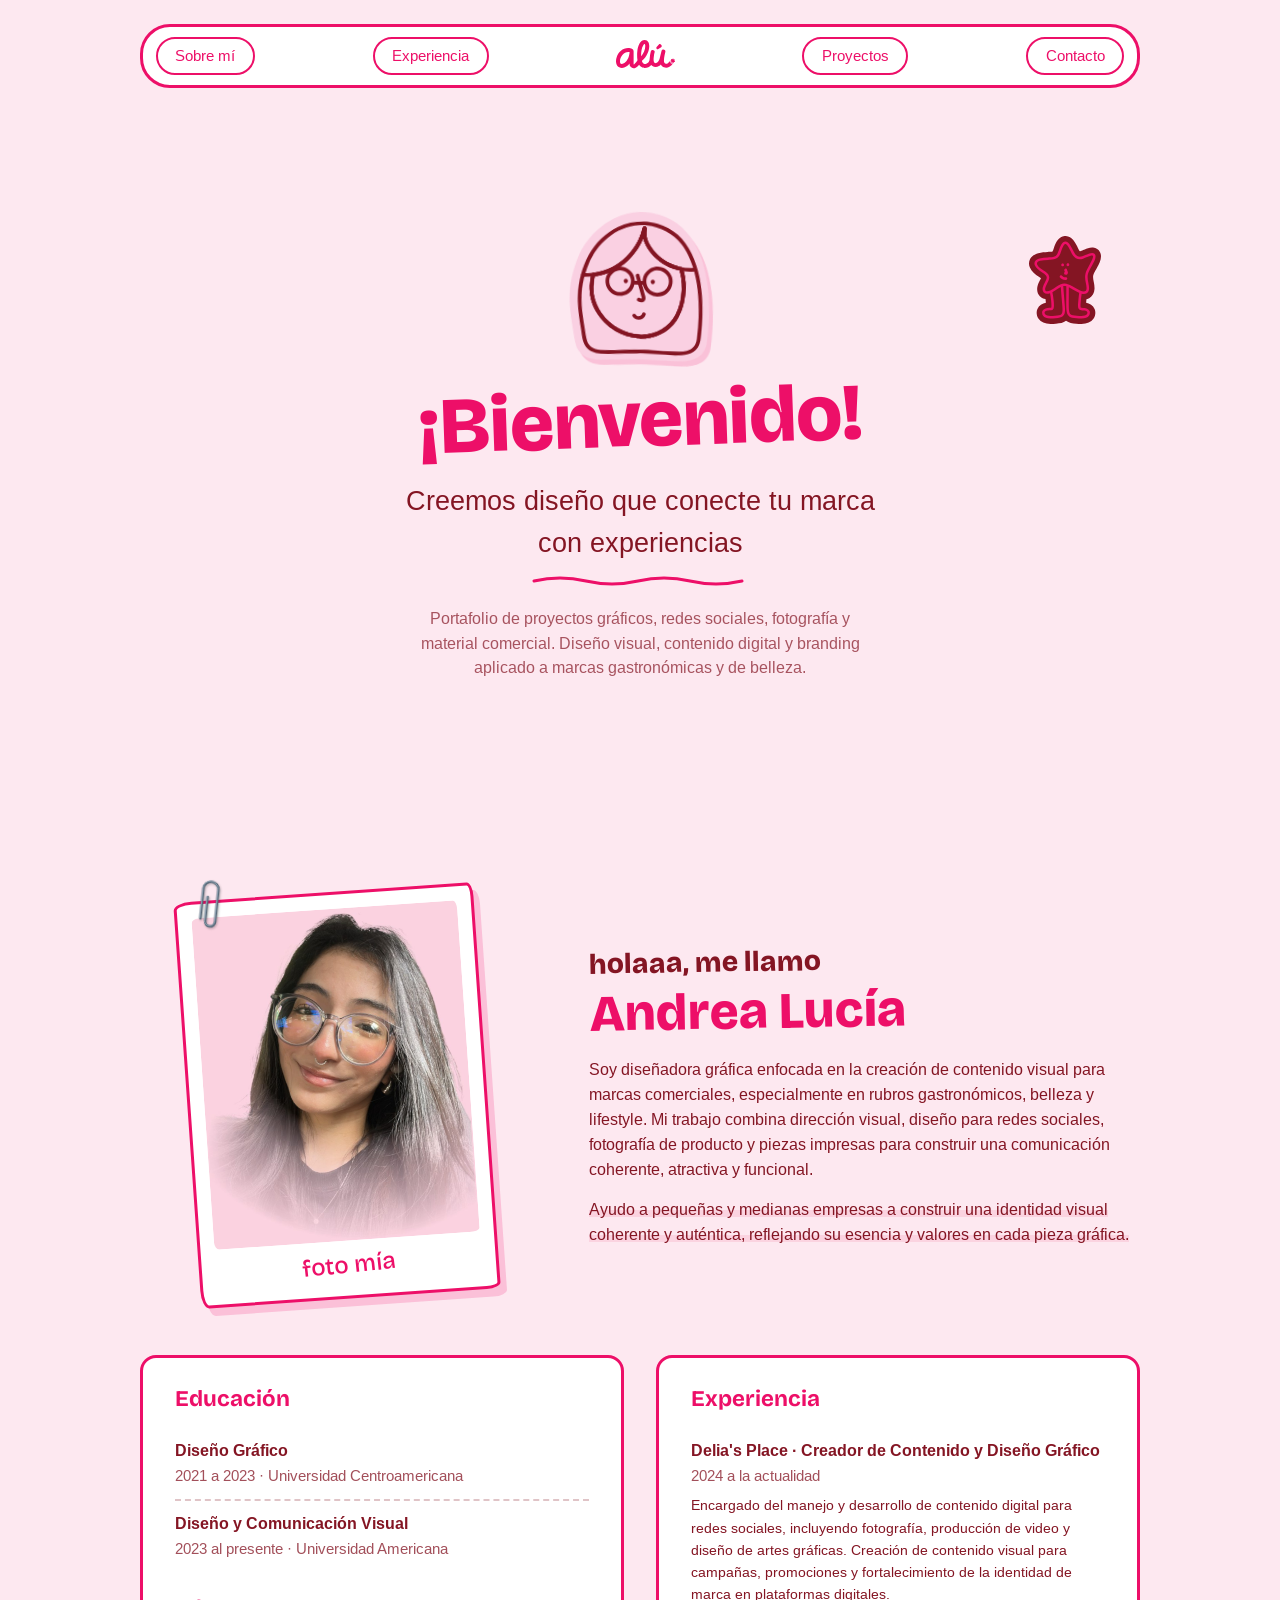
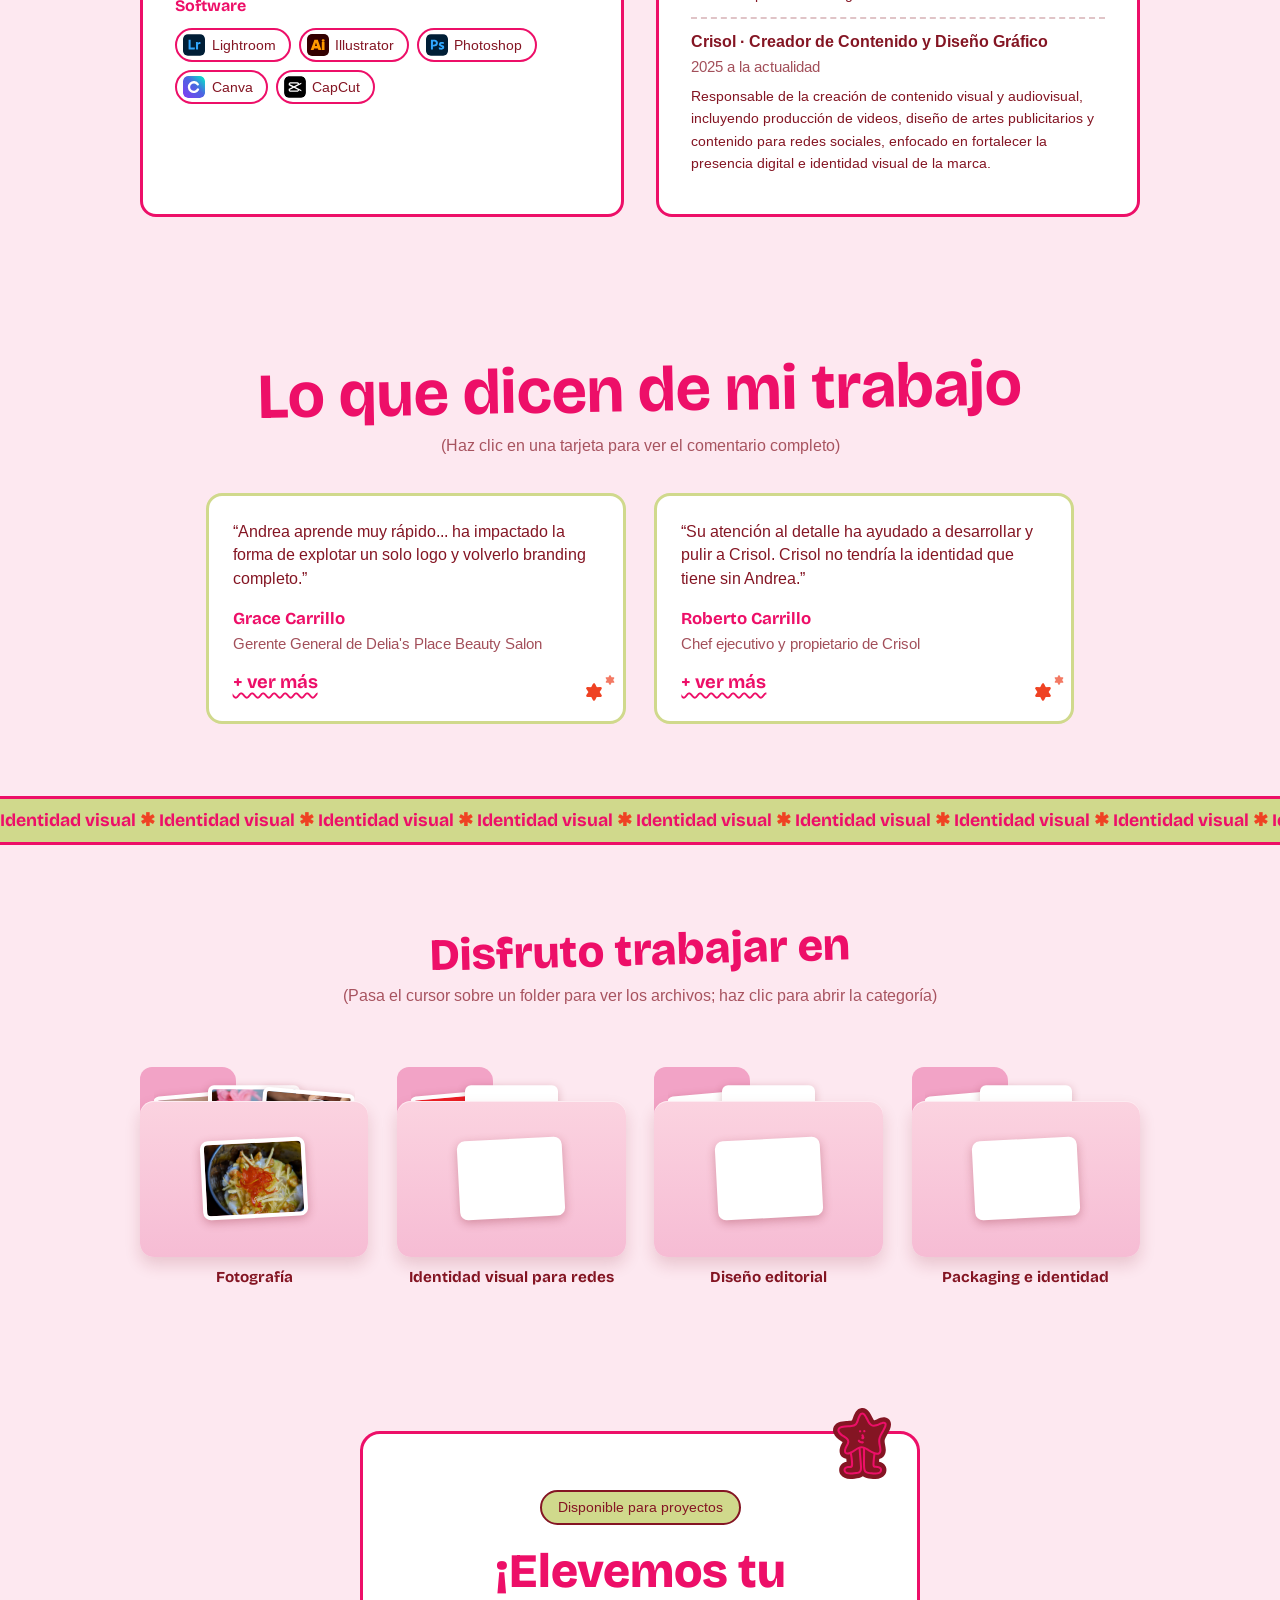
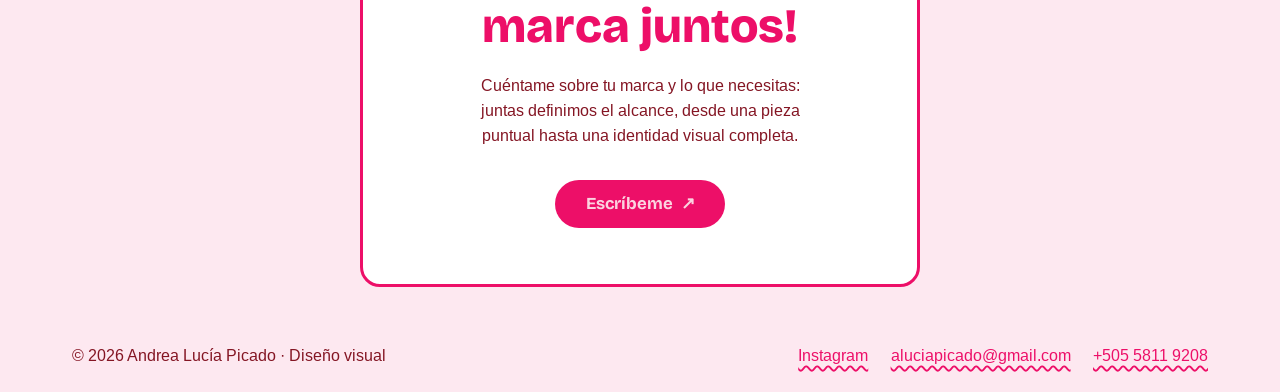
<file: index.html>
<!DOCTYPE html>
<html lang="es">
<head>
  <meta charset="UTF-8">
  <meta name="viewport" content="width=device-width, initial-scale=1.0">
  <title>Andrea Lucía · Diseño gráfico y contenido visual</title>
  <meta name="description" content="Portafolio de proyectos gráficos, redes sociales, fotografía y material comercial. Diseño visual.">
  <meta property="og:type" content="website">
  <meta property="og:title" content="Andrea Lucía · Diseño gráfico y contenido visual">
  <meta property="og:description" content="Portafolio de proyectos gráficos, redes sociales, fotografía y material comercial. Diseño visual.">
  <meta property="og:locale" content="es_ES">
  <!-- al publicar, cambiar por la URL absoluta del sitio, p. ej. https://usuario.github.io/repo/assets/og-alu.png -->
  <meta property="og:image" content="assets/og-alu.png">
  <meta property="og:image:width" content="1200">
  <meta property="og:image:height" content="630">
  <meta name="twitter:card" content="summary_large_image">
  <link rel="icon" href="assets/mascota-alu.svg" type="image/svg+xml">
  <link rel="preconnect" href="https://fonts.googleapis.com">
  <link rel="preconnect" href="https://fonts.gstatic.com" crossorigin>
  <link href="https://fonts.googleapis.com/css2?family=Arimo:wght@400;500;700&family=Bricolage+Grotesque:opsz,wght@12..96,400..800&display=swap" rel="stylesheet">
  <link rel="stylesheet" href="styles.css?v=14">
</head>
<body>

  <!-- 1. Inicio -->
  <header class="hero" id="inicio">
    <nav class="nav">
      <a href="#sobre-mi">Sobre mí</a>
      <a href="#experiencia">Experiencia</a>
      <a class="nav-logo" href="#inicio"><img src="assets/logo-alu.svg" alt="alú"></a>
      <a href="#proyectos">Proyectos</a>
      <a href="#contacto">Contacto</a>
    </nav>

    <div class="hero-content">
      <div class="hero-avatar">
        <img src="assets/mascota-alu.svg" alt="Mascota de alú: chica con lentes" width="140">
      </div>
      <h1>¡Bienvenido!</h1>
      <img class="hero-star" src="assets/estrella-alu.svg" alt="" aria-hidden="true">
      <p class="hero-sub">Creemos diseño que conecte tu marca con experiencias</p>
      <svg class="doodle-underline" viewBox="0 0 220 14" aria-hidden="true">
        <path d="M4 8 Q30 2 56 8 T108 8 T160 8 T212 8" fill="none" stroke="var(--magenta)" stroke-width="3" stroke-linecap="round"/>
      </svg>
      <p class="hero-tag">Portafolio de proyectos gráficos, redes sociales, fotografía y material comercial.
      Diseño visual, contenido digital y branding aplicado a marcas gastronómicas y de belleza.</p>
    </div>
  </header>

  <!-- 2. Sobre mí -->
  <section class="about" id="sobre-mi">
    <div class="about-inner">
      <div class="about-photo">
        <figure class="polaroid">
          <svg class="paperclip" viewBox="0 0 24 60" aria-hidden="true">
            <path d="M8 20 V44 a5 5 0 0 0 10 0 V12 a7.5 7.5 0 0 0 -15 0 V42"
                  fill="none" stroke="#5a6b7a" stroke-width="2.6" stroke-linecap="round"/>
            <path d="M8 20 V44 a5 5 0 0 0 10 0 V12 a7.5 7.5 0 0 0 -15 0 V42"
                  fill="none" stroke="#8fa3b3" stroke-width="1" stroke-linecap="round"
                  transform="translate(-0.6,-0.6)"/>
          </svg>
          <img src="assets/andrea.jpg" alt="Retrato de Andrea Lucía"
               onerror="this.style.display='none'; this.parentElement.classList.add('photo-missing')">
          <figcaption>foto mía</figcaption>
        </figure>
      </div>
      <div class="about-text">
        <h2><span class="about-hello">holaaa, me llamo</span> Andrea Lucía</h2>
        <p>
          Soy diseñadora gráfica enfocada en la creación de contenido visual para
          marcas comerciales, especialmente en rubros gastronómicos, belleza y
          lifestyle. Mi trabajo combina dirección visual, diseño para redes sociales,
          fotografía de producto y piezas impresas para construir una comunicación
          coherente, atractiva y funcional.
        </p>
        <p class="about-strong">
          Ayudo a pequeñas y medianas empresas a construir una identidad visual
          coherente y auténtica, reflejando su esencia y valores en cada pieza gráfica.
        </p>
      </div>
    </div>

    <div class="edu-exp">
      <div class="edu">
        <h3>Educación</h3>
        <ul>
          <li><strong>Diseño Gráfico</strong><span>2021 a 2023 · Universidad Centroamericana</span></li>
          <li><strong>Diseño y Comunicación Visual</strong><span>2023 al presente · Universidad Americana</span></li>
        </ul>
        <div class="software">
          <h4>Software</h4>
          <ul>
            <li><img class="sw-icon" src="assets/icons/lightroom.svg" alt=""> Lightroom</li>
            <li><img class="sw-icon" src="assets/icons/illustrator.svg" alt=""> Illustrator</li>
            <li><img class="sw-icon" src="assets/icons/photoshop.svg" alt=""> Photoshop</li>
            <li><img class="sw-icon" src="assets/icons/canva-icon.svg" alt=""> Canva</li>
            <li><img class="sw-icon" src="assets/icons/capcut-icon.svg" alt=""> CapCut</li>
          </ul>
        </div>
      </div>
      <div class="exp" id="experiencia">
        <h3>Experiencia</h3>
        <ul>
          <li>
            <strong>Delia's Place · Creador de Contenido y Diseño Gráfico</strong>
            <span>2024 a la actualidad</span>
            <p>Encargado del manejo y desarrollo de contenido digital para redes sociales,
               incluyendo fotografía, producción de video y diseño de artes gráficas.
               Creación de contenido visual para campañas, promociones y fortalecimiento
               de la identidad de marca en plataformas digitales.</p>
          </li>
          <li>
            <strong>Crisol · Creador de Contenido y Diseño Gráfico</strong>
            <span>2025 a la actualidad</span>
            <p>Responsable de la creación de contenido visual y audiovisual, incluyendo
               producción de videos, diseño de artes publicitarios y contenido para redes
               sociales, enfocado en fortalecer la presencia digital e identidad visual
               de la marca.</p>
          </li>
        </ul>
      </div>
    </div>
  </section>

  <!-- 3. Testimonios reales -->
  <section class="testimonials-section">
    <h2>Lo que dicen de mi trabajo</h2>
    <p class="section-hint">(Haz clic en una tarjeta para ver el comentario completo)</p>
    <div class="testimonials" id="testimonios">
      <article class="testimonial-card">
        <button class="testimonial-toggle" aria-expanded="false" aria-controls="detalle-grace">
          <p>“Andrea aprende muy rápido... ha impactado la forma de explotar un solo
             logo y volverlo branding completo.”</p>
          <footer><strong>Grace Carrillo</strong><span>Gerente General de Delia's Place Beauty Salon</span></footer>
          <span class="sparkle" aria-hidden="true"></span>
        </button>
        <div class="testimonial-details" id="detalle-grace">
          <div class="details-inner">
            <p>
              “Andrea aprende muy rápido y la forma en la que ha adaptado los pocos
              recuerdos que tenía la marca ha ido impactando la forma de explotar un
              solo logo y volverlo branding completo.”
            </p>
            <dl>
              <div><dt>Proyecto</dt><dd>Delia's Place · Branding, packaging y piezas comerciales</dd></div>
            </dl>
          </div>
        </div>
      </article>
      <article class="testimonial-card">
        <button class="testimonial-toggle" aria-expanded="false" aria-controls="detalle-roberto">
          <p>“Su atención al detalle ha ayudado a desarrollar y pulir a Crisol.
             Crisol no tendría la identidad que tiene sin Andrea.”</p>
          <footer><strong>Roberto Carrillo</strong><span>Chef ejecutivo y propietario de Crisol</span></footer>
          <span class="sparkle" aria-hidden="true"></span>
        </button>
        <div class="testimonial-details" id="detalle-roberto">
          <div class="details-inner">
            <p>
              “Andrea ha sido un elemento clave para el desarrollo de Crisol Taquería
              Urbana, su atención al detalle ha ayudado a desarrollarla y pulirla. Su
              creatividad siempre ha brillado y se ha hecho notar a través de su
              trabajo. Crisol no tendría la identidad que tiene sin Andrea.”
            </p>
            <dl>
              <div><dt>Proyecto</dt><dd>Crisol Taquería Urbana · Fotografía gastronómica y diseño de menú</dd></div>
            </dl>
          </div>
        </div>
      </article>
    </div>
  </section>

  <!-- Marquee -->
  <div class="marquee" aria-hidden="true">
    <div class="marquee-track">
      <span>Identidad visual <i>✱</i> Identidad visual <i>✱</i> Identidad visual <i>✱</i> Identidad visual <i>✱</i> Identidad visual <i>✱</i> Identidad visual <i>✱</i> Identidad visual <i>✱</i> Identidad visual <i>✱</i> Identidad visual <i>✱</i> Identidad visual <i>✱</i> Identidad visual <i>✱</i> Identidad visual <i>✱</i> Identidad visual <i>✱</i> Identidad visual <i>✱</i> </span>
      <span>Identidad visual <i>✱</i> Identidad visual <i>✱</i> Identidad visual <i>✱</i> Identidad visual <i>✱</i> Identidad visual <i>✱</i> Identidad visual <i>✱</i> Identidad visual <i>✱</i> Identidad visual <i>✱</i> Identidad visual <i>✱</i> Identidad visual <i>✱</i> Identidad visual <i>✱</i> Identidad visual <i>✱</i> Identidad visual <i>✱</i> Identidad visual <i>✱</i> </span>
    </div>
  </div>

  <!-- 5. Proyectos -->
  <section class="projects" id="proyectos">
    <h2>Disfruto trabajar en</h2>
    <p class="section-hint">(Pasa el cursor sobre un folder para ver los archivos; haz clic para abrir la categoría)</p>
    <div class="folders-grid">
      <a class="folder" href="proyectos/crisol.html">
        <div class="folder-art" aria-hidden="true">
          <span class="folder-tab"></span>
        <div class="folder-papers" aria-hidden="true">
          <img src="assets/crisol/crisol-1.jpg" alt="" loading="lazy" decoding="async">
          <img src="assets/crisol/crisol-4.jpg" alt="" loading="lazy" decoding="async">
          <img src="assets/crisol/crisol-8.jpg" alt="" loading="lazy" decoding="async">
        </div>
        <span class="folder-front" aria-hidden="true"></span>
        <img class="folder-cover" src="assets/proyecto-crisol.jpg" alt="" loading="lazy" decoding="async">
        </div>
        <span class="folder-label">Fotografía</span>
      </a>
      <a class="folder" href="proyectos/delias.html">
        <div class="folder-art" aria-hidden="true">
          <span class="folder-tab"></span>
        <div class="folder-papers" aria-hidden="true">
          <img src="assets/delias/delias-5.jpg" alt="" loading="lazy" decoding="async">
          <img src="assets/crisol/crisol-6.jpg" alt="" loading="lazy" decoding="async">
        </div>
        <span class="folder-front" aria-hidden="true"></span>
        <img class="folder-cover" src="assets/delias/delias-4.jpg" alt="" loading="lazy" decoding="async">
        </div>
        <span class="folder-label">Identidad visual para redes</span>
      </a>
      <a class="folder" href="proyectos/crisol.html">
        <div class="folder-art" aria-hidden="true">
          <span class="folder-tab"></span>
        <div class="folder-papers" aria-hidden="true">
          <img src="assets/crisol/menu-2.jpg" alt="" loading="lazy" decoding="async">
          <img src="assets/delias/delias-1.jpg" alt="" loading="lazy" decoding="async">
        </div>
        <span class="folder-front" aria-hidden="true"></span>
        <img class="folder-cover" src="assets/crisol/menu-1.jpg" alt="" loading="lazy" decoding="async">
        </div>
        <span class="folder-label">Diseño editorial</span>
      </a>
      <a class="folder" href="proyectos/delias.html">
        <div class="folder-art" aria-hidden="true">
          <span class="folder-tab"></span>
        <div class="folder-papers" aria-hidden="true">
          <img src="assets/delias/delias-2.jpg" alt="" loading="lazy" decoding="async">
          <img src="assets/delias/delias-3.jpg" alt="" loading="lazy" decoding="async">
        </div>
        <span class="folder-front" aria-hidden="true"></span>
        <img class="folder-cover" src="assets/proyecto-delias.jpg" alt="" loading="lazy" decoding="async">
        </div>
        <span class="folder-label">Packaging e identidad</span>
      </a>
    </div>
  </section>

  <!-- 6. CTA -->
  <section class="cta" id="contacto">
    <div class="cta-card">
      <img class="cta-star" src="assets/estrella-alu.svg" alt="" aria-hidden="true">
      <span class="cta-pill">Disponible para proyectos</span>
      <h2>¡Elevemos tu<br>marca juntos!</h2>
      <p>
        Cuéntame sobre tu marca y lo que necesitas: juntas definimos el alcance,
        desde una pieza puntual hasta una identidad visual completa.
      </p>
      <a class="cta-button" href="mailto:aluciapicado@gmail.com">Escríbeme <span aria-hidden="true">↗</span></a>
    </div>
    <footer class="footer">
      <p>© 2026 Andrea Lucía Picado · Diseño visual</p>
      <div class="footer-links">
        <a href="https://www.instagram.com/aluvisualdesign" target="_blank" rel="noopener">Instagram</a>
        <a href="mailto:aluciapicado@gmail.com">aluciapicado@gmail.com</a>
        <a href="https://wa.me/50558119208" target="_blank" rel="noopener">+505 5811 9208</a>
      </div>
    </footer>
  </section>

  <script src="script.js?v=14"></script>
</body>
</html>
</file>
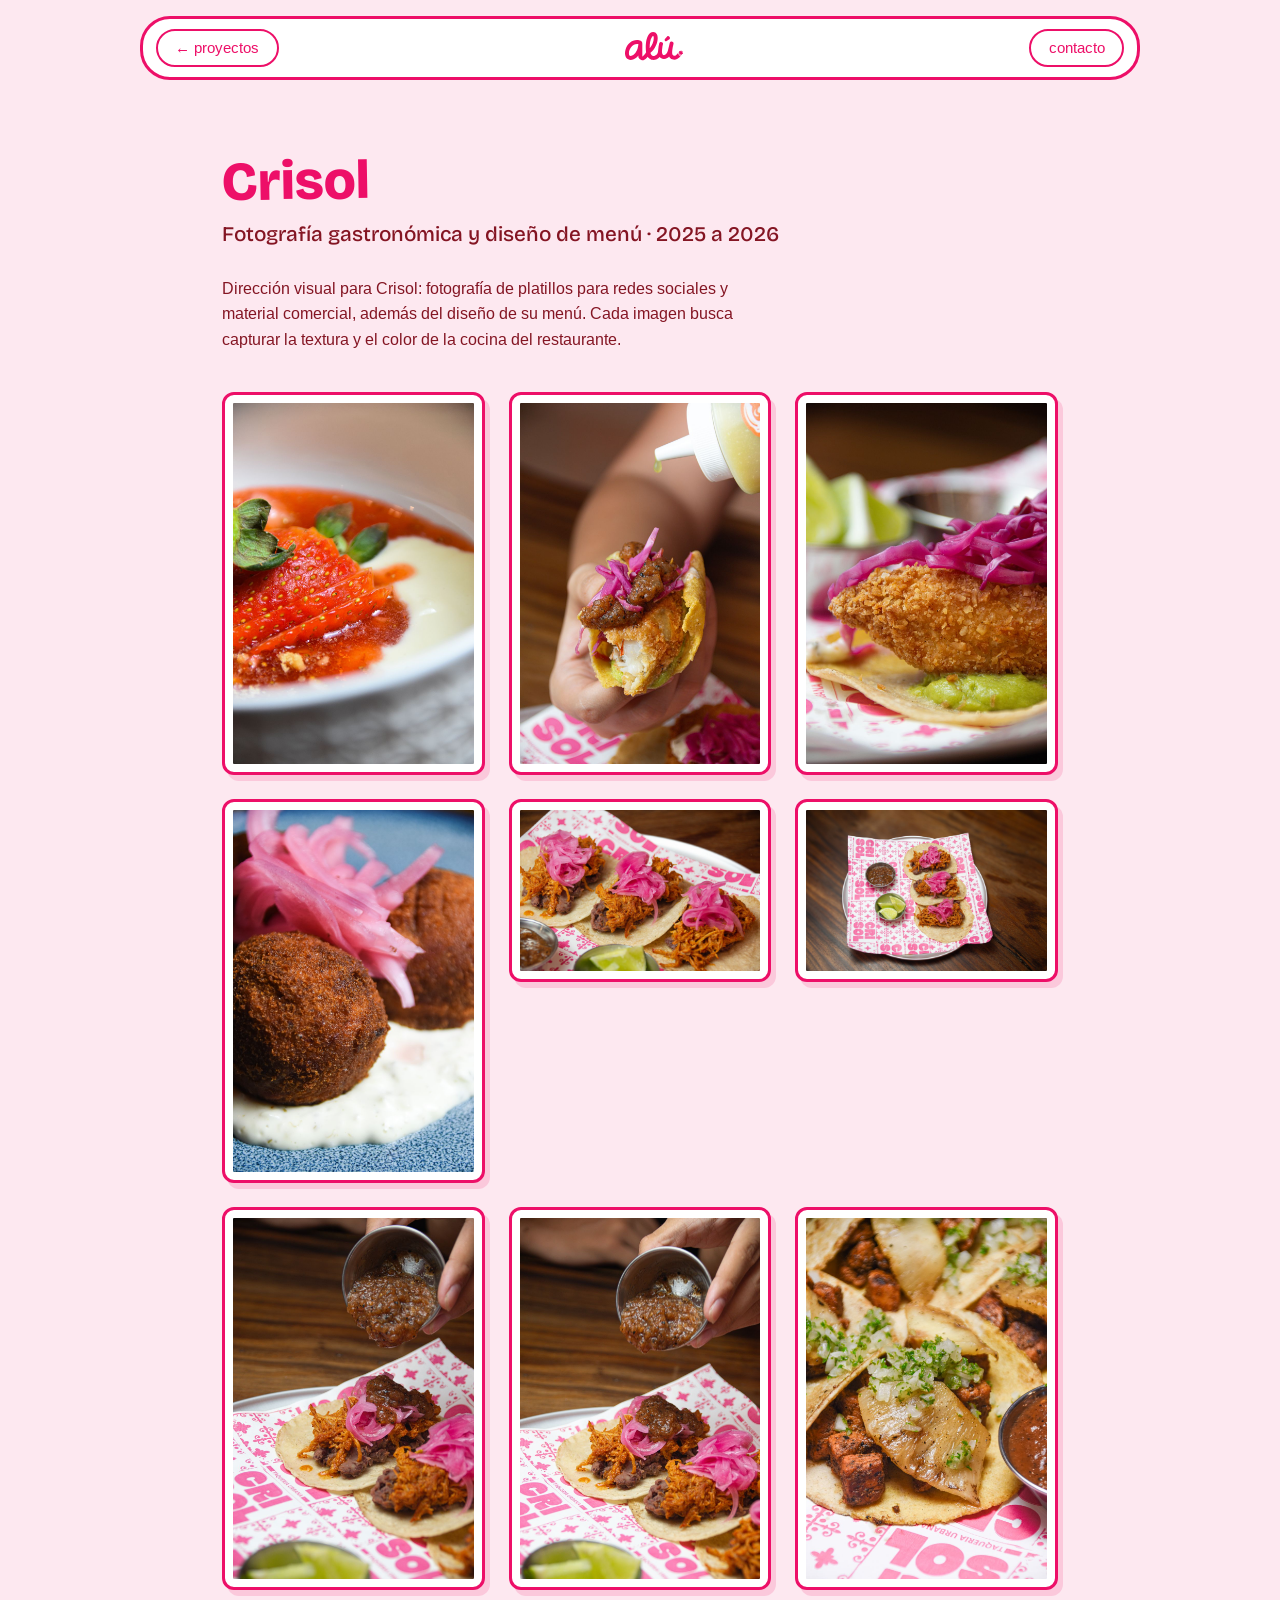
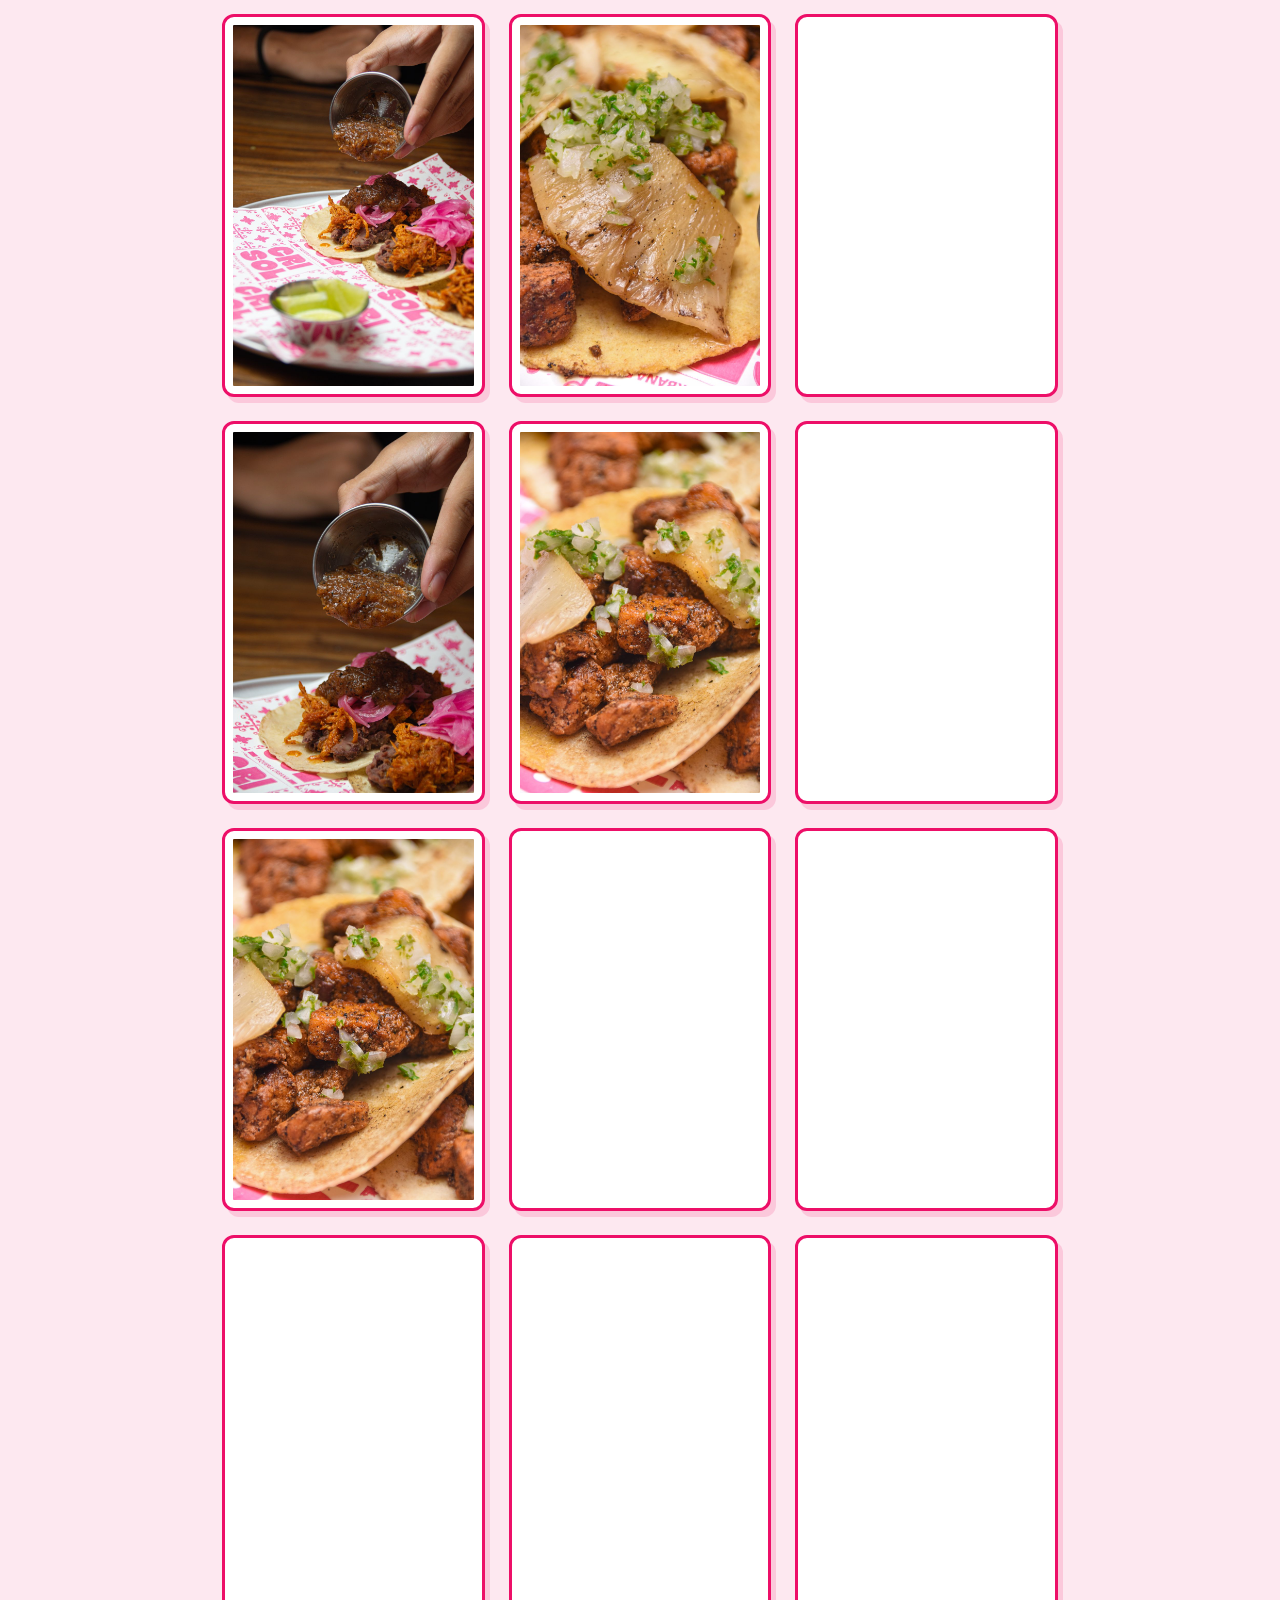
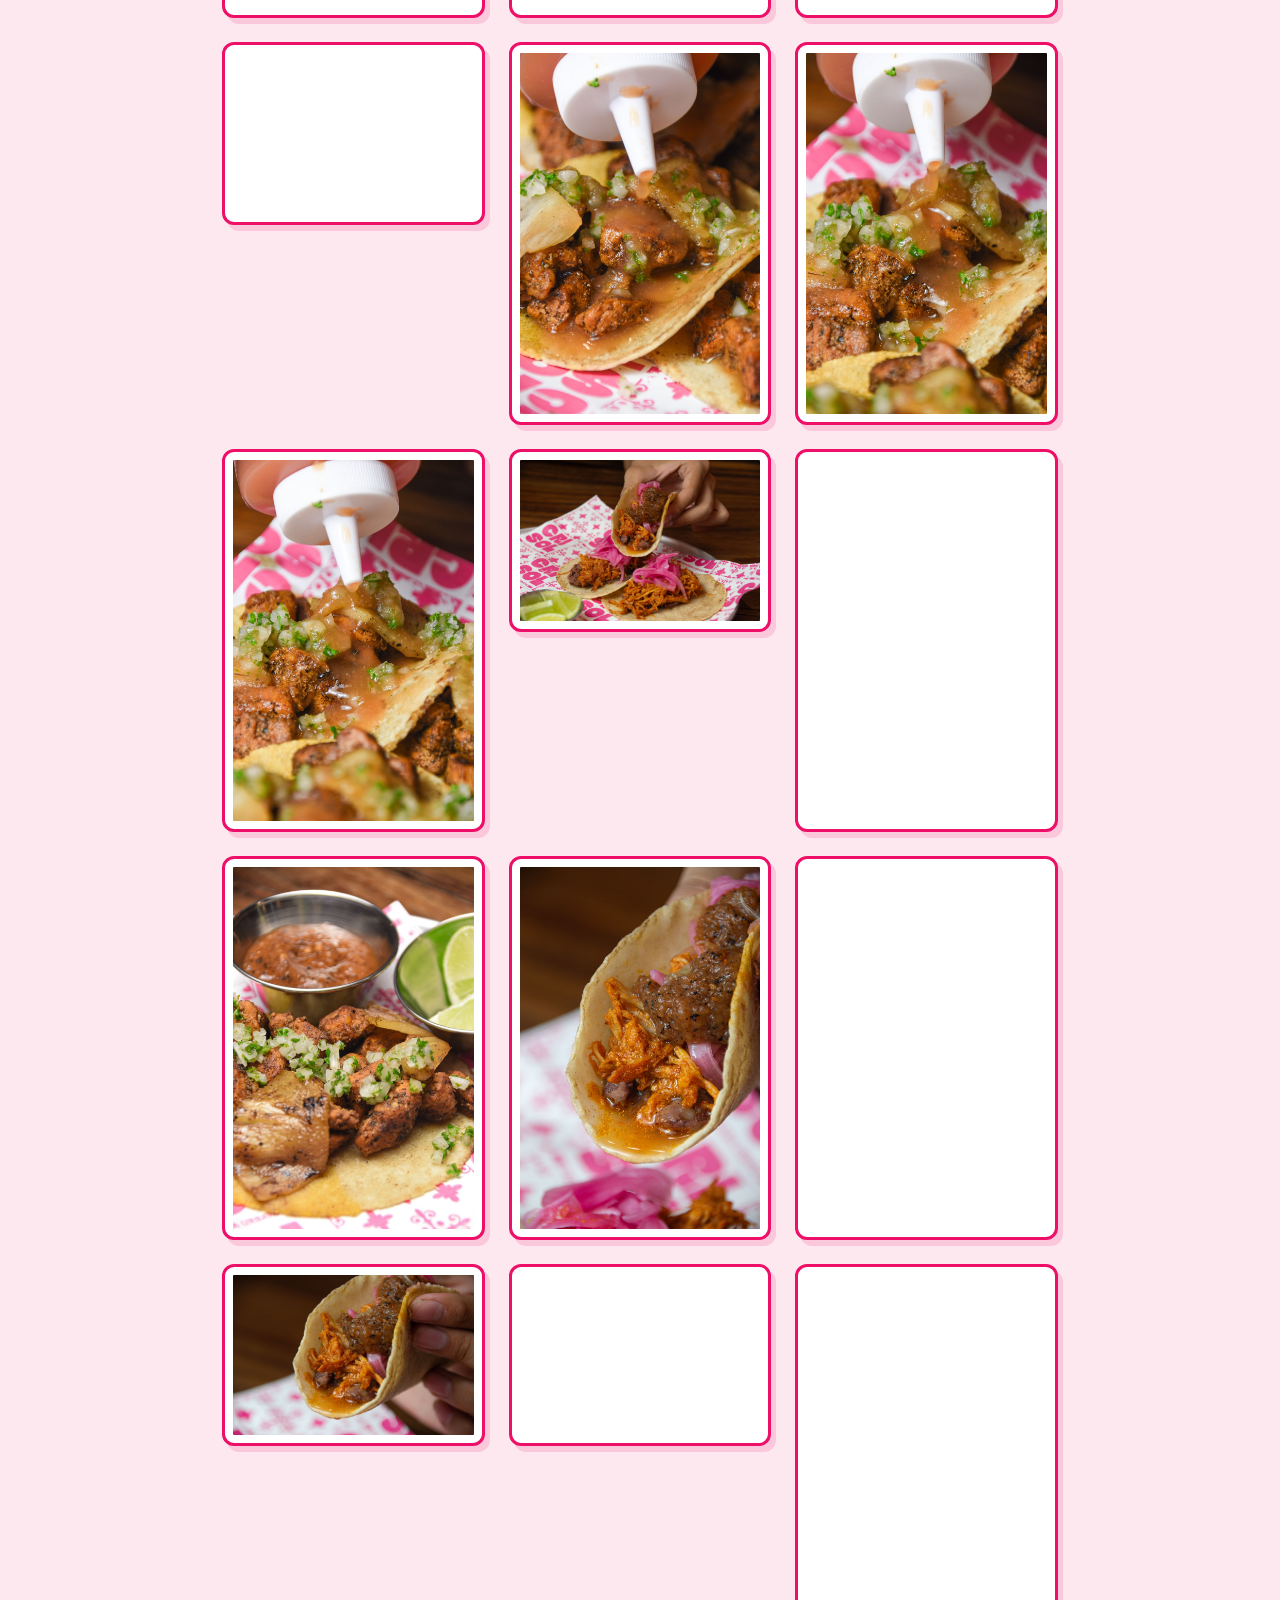
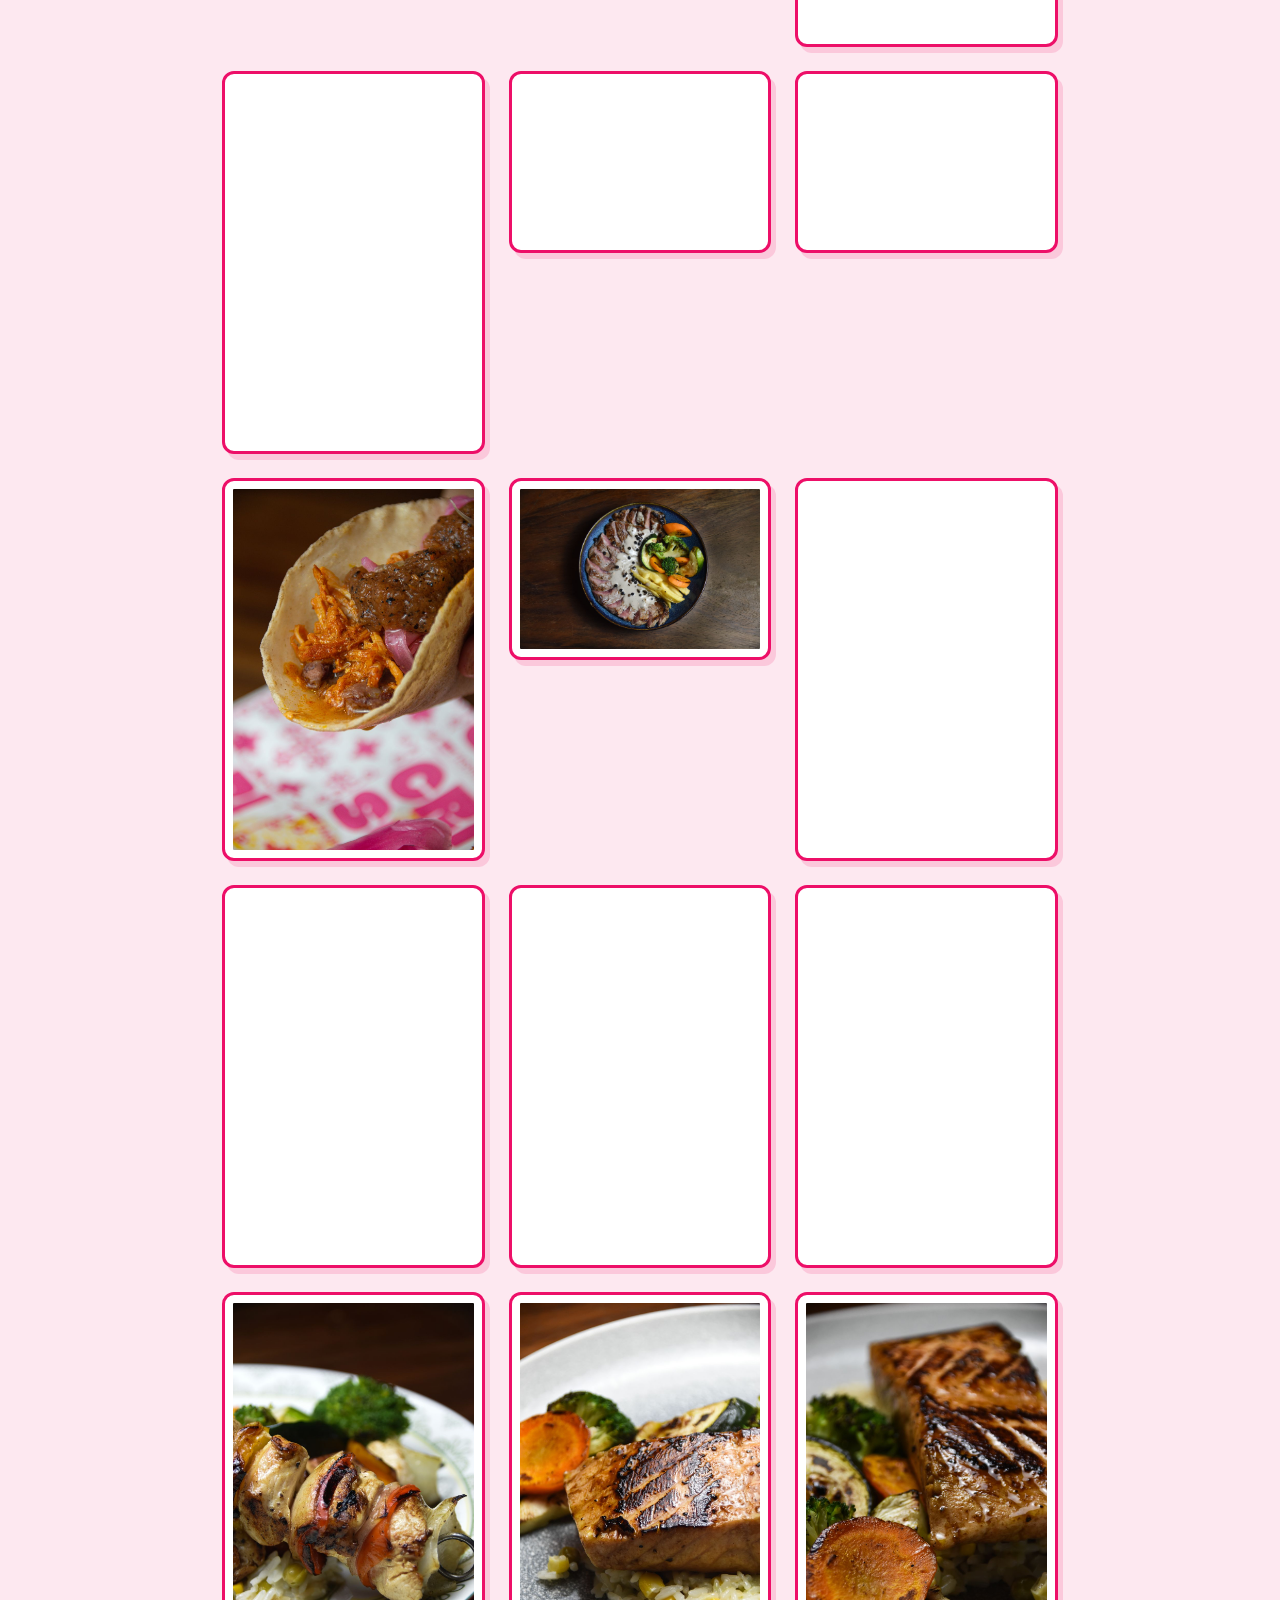
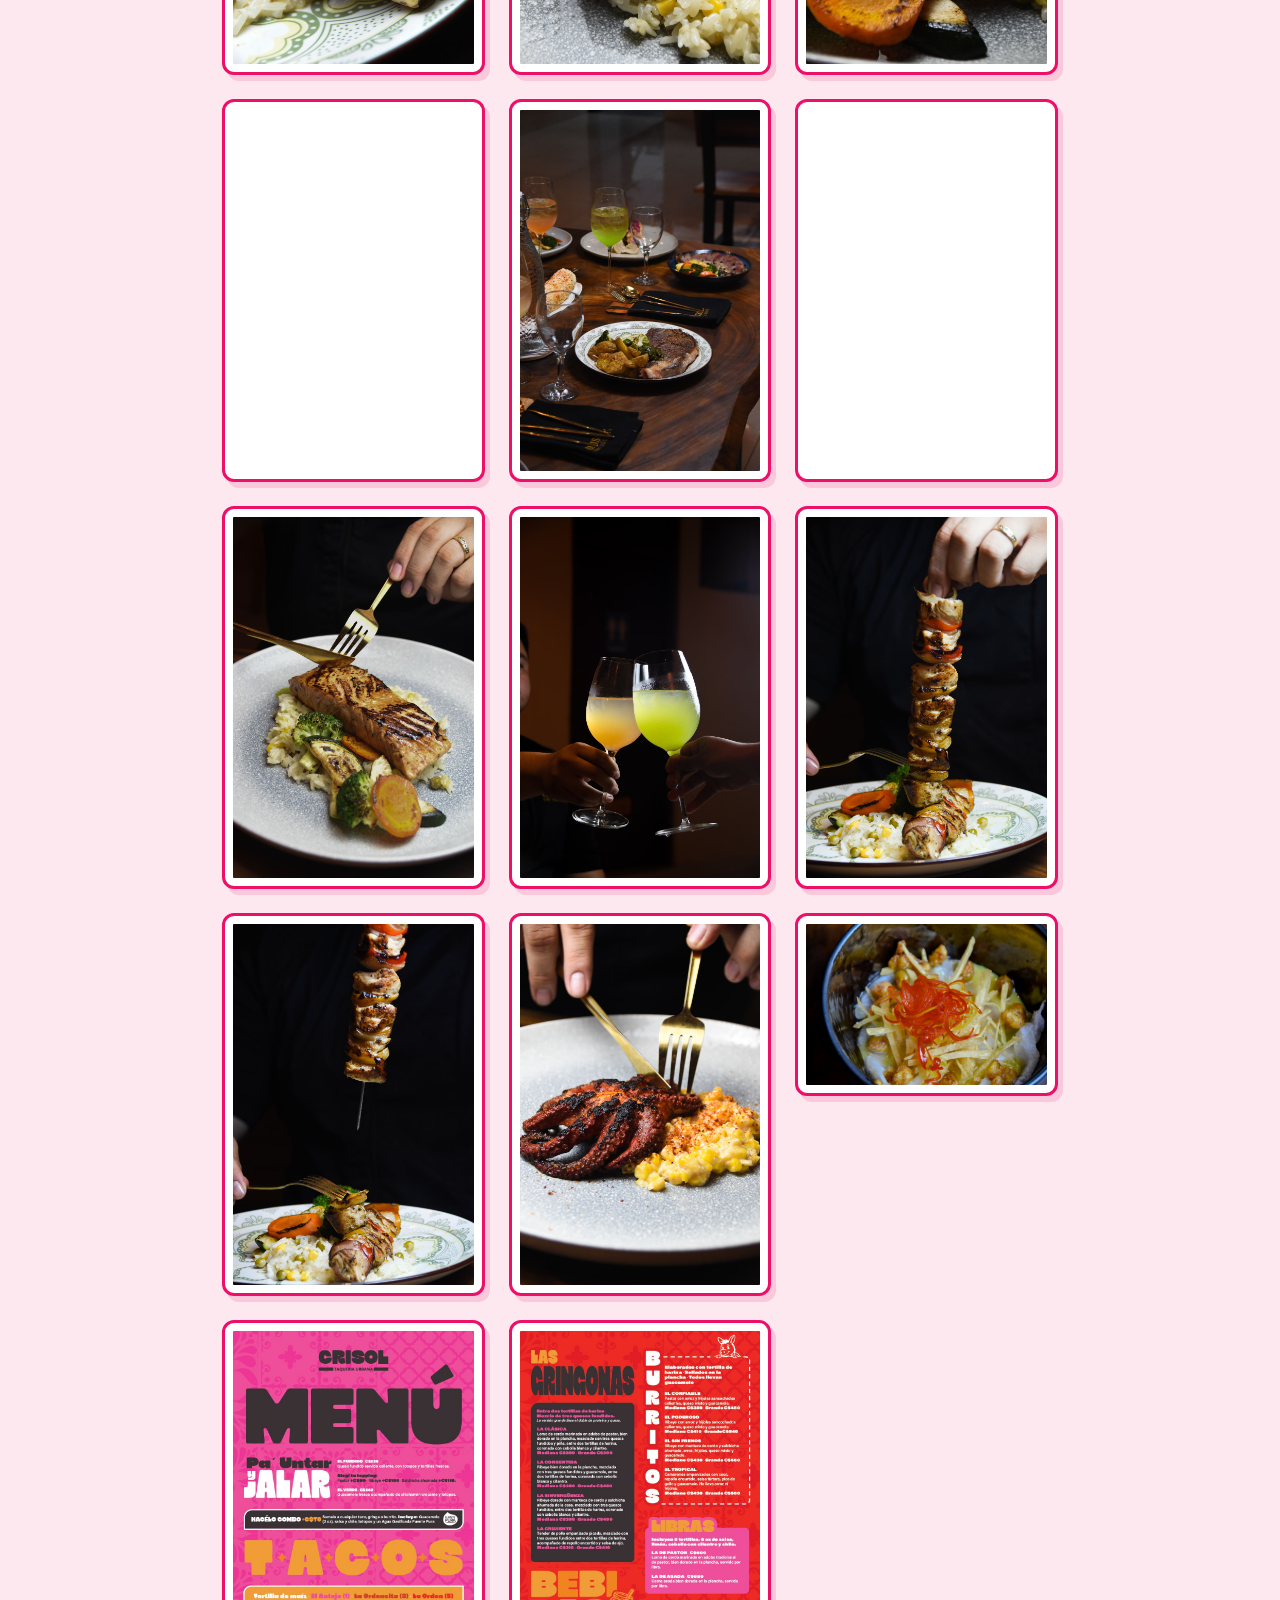
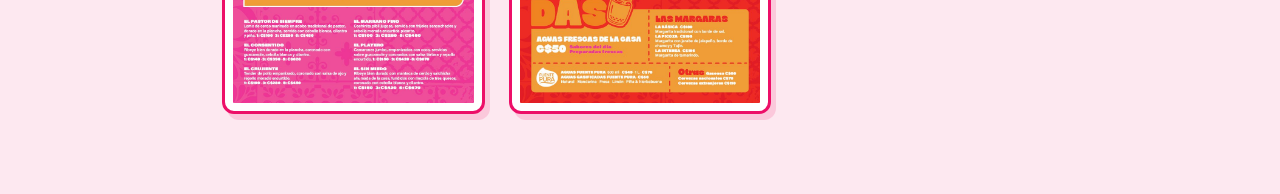
<file: proyectos/crisol.html>
<!DOCTYPE html>
<html lang="es">
<head>
  <meta charset="UTF-8">
  <meta name="viewport" content="width=device-width, initial-scale=1.0">
  <title>Crisol · Andrea Lucía</title>
  <link rel="icon" href="../assets/mascota-alu.svg" type="image/svg+xml">
  <link rel="preconnect" href="https://fonts.googleapis.com">
  <link rel="preconnect" href="https://fonts.gstatic.com" crossorigin>
  <link href="https://fonts.googleapis.com/css2?family=Arimo:wght@400;500;700&family=Bricolage+Grotesque:opsz,wght@12..96,400..800&display=swap" rel="stylesheet">
  <link rel="stylesheet" href="../styles.css?v=14">
  <link rel="stylesheet" href="proyecto.css?v=14">
</head>
<body class="project-page">
  <nav class="nav">
    <a href="../index.html#proyectos">← proyectos</a>
    <a class="nav-logo" href="../index.html"><img src="../assets/logo-alu.svg" alt="alú"></a>
    <a href="../index.html#contacto">contacto</a>
  </nav>
  <main class="project-detail">
    <h1>Crisol</h1>
    <p class="project-meta">Fotografía gastronómica y diseño de menú · 2025 a 2026</p>
    <p class="project-desc">
      Dirección visual para Crisol: fotografía de platillos para redes sociales
      y material comercial, además del diseño de su menú. Cada imagen busca
      capturar la textura y el color de la cocina del restaurante.
    </p>
    <div class="project-gallery">
      <img src="../assets/crisol/crisol-1.jpg" alt="Fotografía gastronómica de Crisol" loading="lazy" decoding="async">
      <img src="../assets/crisol/crisol-2.jpg" alt="Fotografía gastronómica de Crisol" loading="lazy" decoding="async">
      <img src="../assets/crisol/crisol-3.jpg" alt="Fotografía gastronómica de Crisol" loading="lazy" decoding="async">
      <img src="../assets/crisol/crisol-4.jpg" alt="Fotografía gastronómica de Crisol" loading="lazy" decoding="async">
      <img src="../assets/crisol/crisol-5.jpg" alt="Fotografía gastronómica de Crisol" loading="lazy" decoding="async">
      <img src="../assets/crisol/crisol-6.jpg" alt="Fotografía gastronómica de Crisol" loading="lazy" decoding="async">
      <img src="../assets/crisol/crisol-7.jpg" alt="Fotografía gastronómica de Crisol" loading="lazy" decoding="async">
      <img src="../assets/crisol/crisol-8.jpg" alt="Fotografía gastronómica de Crisol" loading="lazy" decoding="async">
      <img src="../assets/crisol/crisol-9.jpg" alt="Fotografía gastronómica de Crisol" loading="lazy" decoding="async">
      <img src="../assets/crisol/crisol-10.jpg" alt="Fotografía gastronómica de Crisol" loading="lazy" decoding="async">
      <img src="../assets/crisol/crisol-11.jpg" alt="Fotografía gastronómica de Crisol" loading="lazy" decoding="async">
      <img src="../assets/crisol/crisol-12.jpg" alt="Fotografía gastronómica de Crisol" loading="lazy" decoding="async">
      <img src="../assets/crisol/crisol-13.jpg" alt="Fotografía gastronómica de Crisol" loading="lazy" decoding="async">
      <img src="../assets/crisol/crisol-14.jpg" alt="Fotografía gastronómica de Crisol" loading="lazy" decoding="async">
      <img src="../assets/crisol/crisol-15.jpg" alt="Fotografía gastronómica de Crisol" loading="lazy" decoding="async">
      <img src="../assets/crisol/crisol-16.jpg" alt="Fotografía gastronómica de Crisol" loading="lazy" decoding="async">
      <img src="../assets/crisol/crisol-17.jpg" alt="Fotografía gastronómica de Crisol" loading="lazy" decoding="async">
      <img src="../assets/crisol/crisol-18.jpg" alt="Fotografía gastronómica de Crisol" loading="lazy" decoding="async">
      <img src="../assets/crisol/crisol-19.jpg" alt="Fotografía gastronómica de Crisol" loading="lazy" decoding="async">
      <img src="../assets/crisol/crisol-20.jpg" alt="Fotografía gastronómica de Crisol" loading="lazy" decoding="async">
      <img src="../assets/crisol/crisol-21.jpg" alt="Fotografía gastronómica de Crisol" loading="lazy" decoding="async">
      <img src="../assets/crisol/crisol-22.jpg" alt="Fotografía gastronómica de Crisol" loading="lazy" decoding="async">
      <img src="../assets/crisol/crisol-23.jpg" alt="Fotografía gastronómica de Crisol" loading="lazy" decoding="async">
      <img src="../assets/crisol/crisol-24.jpg" alt="Fotografía gastronómica de Crisol" loading="lazy" decoding="async">
      <img src="../assets/crisol/crisol-25.jpg" alt="Fotografía gastronómica de Crisol" loading="lazy" decoding="async">
      <img src="../assets/crisol/crisol-26.jpg" alt="Fotografía gastronómica de Crisol" loading="lazy" decoding="async">
      <img src="../assets/crisol/crisol-27.jpg" alt="Fotografía gastronómica de Crisol" loading="lazy" decoding="async">
      <img src="../assets/crisol/crisol-28.jpg" alt="Fotografía gastronómica de Crisol" loading="lazy" decoding="async">
      <img src="../assets/crisol/crisol-29.jpg" alt="Fotografía gastronómica de Crisol" loading="lazy" decoding="async">
      <img src="../assets/crisol/crisol-30.jpg" alt="Fotografía gastronómica de Crisol" loading="lazy" decoding="async">
      <img src="../assets/crisol/crisol-31.jpg" alt="Fotografía gastronómica de Crisol" loading="lazy" decoding="async">
      <img src="../assets/crisol/crisol-32.jpg" alt="Fotografía gastronómica de Crisol" loading="lazy" decoding="async">
      <img src="../assets/crisol/crisol-33.jpg" alt="Fotografía gastronómica de Crisol" loading="lazy" decoding="async">
      <img src="../assets/crisol/crisol-34.jpg" alt="Fotografía gastronómica de Crisol" loading="lazy" decoding="async">
      <img src="../assets/crisol/crisol-35.jpg" alt="Fotografía gastronómica de Crisol" loading="lazy" decoding="async">
      <img src="../assets/crisol/crisol-36.jpg" alt="Fotografía gastronómica de Crisol" loading="lazy" decoding="async">
      <img src="../assets/crisol/crisol-37.jpg" alt="Fotografía gastronómica de Crisol" loading="lazy" decoding="async">
      <img src="../assets/crisol/crisol-38.jpg" alt="Fotografía gastronómica de Crisol" loading="lazy" decoding="async">
      <img src="../assets/crisol/crisol-39.jpg" alt="Fotografía gastronómica de Crisol" loading="lazy" decoding="async">
      <img src="../assets/crisol/crisol-40.jpg" alt="Fotografía gastronómica de Crisol" loading="lazy" decoding="async">
      <img src="../assets/crisol/crisol-41.jpg" alt="Fotografía gastronómica de Crisol" loading="lazy" decoding="async">
      <img src="../assets/crisol/crisol-42.jpg" alt="Fotografía gastronómica de Crisol" loading="lazy" decoding="async">
      <img src="../assets/crisol/crisol-43.jpg" alt="Fotografía gastronómica de Crisol" loading="lazy" decoding="async">
      <img src="../assets/crisol/crisol-44.jpg" alt="Fotografía gastronómica de Crisol" loading="lazy" decoding="async">
      <img src="../assets/crisol/crisol-45.jpg" alt="Fotografía gastronómica de Crisol" loading="lazy" decoding="async">
      <img src="../assets/crisol/crisol-46.jpg" alt="Fotografía gastronómica de Crisol" loading="lazy" decoding="async">
      <img src="../assets/crisol/crisol-47.jpg" alt="Fotografía gastronómica de Crisol" loading="lazy" decoding="async">
      <img src="../assets/crisol/crisol-48.jpg" alt="Fotografía gastronómica de Crisol" loading="lazy" decoding="async">
      <img src="../assets/crisol/crisol-49.jpg" alt="Fotografía gastronómica de Crisol" loading="lazy" decoding="async">
      <img src="../assets/crisol/crisol-50.jpg" alt="Fotografía gastronómica de Crisol" loading="lazy" decoding="async">
      <img src="../assets/crisol/crisol-51.jpg" alt="Fotografía gastronómica de Crisol" loading="lazy" decoding="async">
      <img src="../assets/crisol/crisol-52.jpg" alt="Fotografía gastronómica de Crisol" loading="lazy" decoding="async">
      <img src="../assets/crisol/crisol-53.jpg" alt="Fotografía gastronómica de Crisol" loading="lazy" decoding="async">
      <img src="../assets/crisol/crisol-54.jpg" alt="Fotografía gastronómica de Crisol" loading="lazy" decoding="async">
      <img src="../assets/crisol/menu-1.jpg" alt="Diseño de menú de Crisol, cara frontal" loading="lazy" decoding="async">
      <img src="../assets/crisol/menu-2.jpg" alt="Diseño de menú de Crisol, cara interior" loading="lazy" decoding="async">
    </div>
  </main>
  <script src="proyecto.js?v=14"></script>
</body>
</html>
</file>
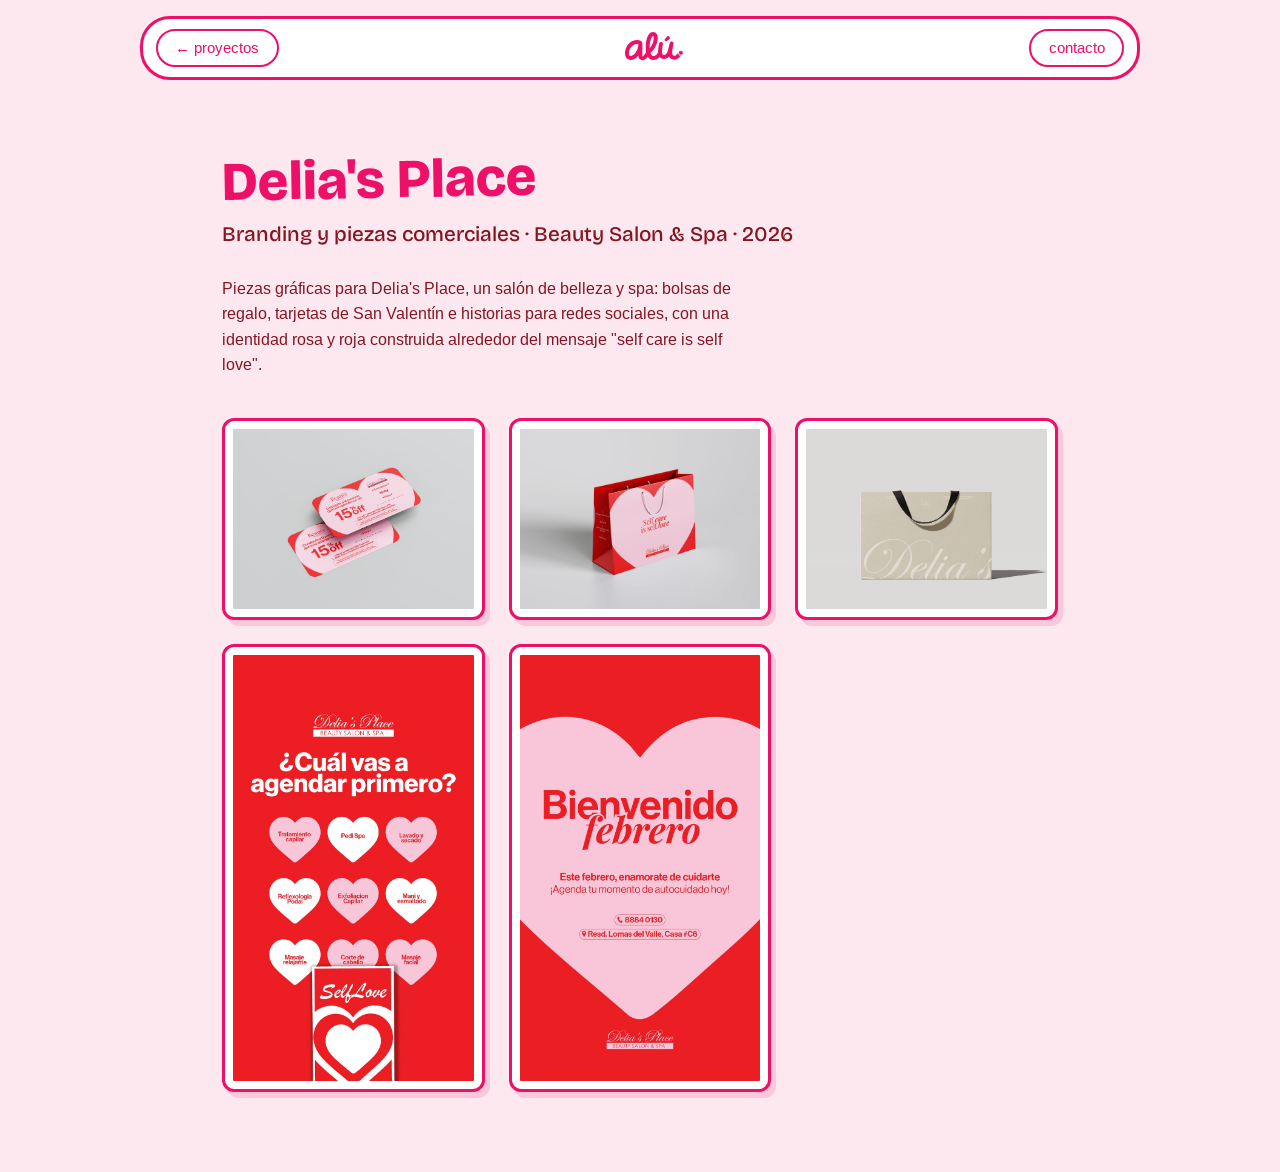
<file: proyectos/delias.html>
<!DOCTYPE html>
<html lang="es">
<head>
  <meta charset="UTF-8">
  <meta name="viewport" content="width=device-width, initial-scale=1.0">
  <title>Delia's Place · Andrea Lucía</title>
  <link rel="icon" href="../assets/mascota-alu.svg" type="image/svg+xml">
  <link rel="preconnect" href="https://fonts.googleapis.com">
  <link rel="preconnect" href="https://fonts.gstatic.com" crossorigin>
  <link href="https://fonts.googleapis.com/css2?family=Arimo:wght@400;500;700&family=Bricolage+Grotesque:opsz,wght@12..96,400..800&display=swap" rel="stylesheet">
  <link rel="stylesheet" href="../styles.css?v=14">
  <link rel="stylesheet" href="proyecto.css?v=14">
</head>
<body class="project-page">
  <nav class="nav">
    <a href="../index.html#proyectos">← proyectos</a>
    <a class="nav-logo" href="../index.html"><img src="../assets/logo-alu.svg" alt="alú"></a>
    <a href="../index.html#contacto">contacto</a>
  </nav>
  <main class="project-detail">
    <h1>Delia's Place</h1>
    <p class="project-meta">Branding y piezas comerciales · Beauty Salon &amp; Spa · 2026</p>
    <p class="project-desc">
      Piezas gráficas para Delia's Place, un salón de belleza y spa: bolsas de
      regalo, tarjetas de San Valentín e historias para redes sociales, con una
      identidad rosa y roja construida alrededor del mensaje
      "self care is self love".
    </p>
    <div class="project-gallery">
      <img src="../assets/delias/delias-1.jpg" alt="Tarjeta de San Valentín para Delia's Place" loading="lazy" decoding="async">
      <img src="../assets/delias/delias-2.jpg" alt="Mockup de bolsa de regalo con corazón" loading="lazy" decoding="async">
      <img src="../assets/delias/delias-3.jpg" alt="Mockup de bolsa de papel de Delia's Place" loading="lazy" decoding="async">
      <img src="../assets/delias/delias-4.jpg" alt="Historia de Instagram para San Valentín, versión 1" loading="lazy" decoding="async">
      <img src="../assets/delias/delias-5.jpg" alt="Historia de Instagram para San Valentín, versión 2" loading="lazy" decoding="async">
    </div>
  </main>
  <script src="proyecto.js?v=14"></script>
</body>
</html>
</file>
<file: styles.css>
/* Paleta del boceto PDF + papel de cuaderno.
   Cuerpo de texto: Arimo (Google Fonts) — gemelo métrico de Helvetica con
   acentos y eñes bien dibujados; se carga desde el <link> del <head>. */

:root {
  --magenta: #ED0F68;
  --maroon: #841523;
  --pink: #FBD3E0;
  --lime: #D0D98C;
  --orange: #EF4223;
  /* fondo sólido: sustituir por el código exacto cuando Andrea lo mande */
  --bg: #FDE8F0;
  --paper: var(--bg);
  --font-display: "Bricolage Grotesque", sans-serif;
  --font-body: "Arimo", "Helvetica Neue", Helvetica, Arial, sans-serif;
}

* { margin: 0; padding: 0; box-sizing: border-box; }

html { scroll-behavior: smooth; }

body {
  font-family: var(--font-body);
  font-weight: 500;
  font-size: 1rem;
  line-height: 1.55;
  color: var(--maroon);
  background: var(--bg);
}

h1, h2, h3 { font-family: var(--font-display); line-height: 1.15; }

img { max-width: 100%; display: block; }

/* La estrella de alú flota suavemente */
@keyframes star-bob {
  from { transform: translateY(0) rotate(-8deg); }
  to { transform: translateY(-14px) rotate(10deg); }
}

.hero { padding-top: 0.5rem; }

.section-hint {
  font-size: 1rem;
  opacity: 0.7;
  margin: 0.4rem auto 2.2rem;
  text-align: center;
}

/* ---------- 1. Inicio ---------- */
.hero { min-height: 92vh; display: flex; flex-direction: column; }

/* Barra rectangular con esquinas redondeadas; cada categoría con su
   contorno rosa fuerte */
.nav {
  margin: 1rem auto 0;
  width: min(1000px, calc(100% - 2rem));
  display: flex;
  justify-content: space-between;
  align-items: center;
  gap: 0.5rem;
  flex-wrap: wrap;
  background: #fff;
  border: 3px solid var(--magenta);
  border-radius: 30px;
  padding: 0.6rem 0.8rem;
}

.nav a {
  text-align: center;
  color: var(--magenta);
  text-decoration: none;
  font-size: 0.95rem;
  padding: 0.35rem 1.1rem;
  border: 2px solid var(--magenta);
  border-radius: 999px;
  transition: background 0.2s ease, color 0.2s ease;
}

.nav a:hover { background: var(--magenta); color: #fff; }

.nav a.nav-logo { border: none; padding: 0.2rem 0.6rem; }

.nav a.nav-logo:hover { background: none; }

.nav-logo img {
  height: 32px;
  width: auto;
  display: block;
  margin: 0 auto;
}

.hero-content {
  position: relative;
  flex: 1;
  display: flex;
  flex-direction: column;
  align-items: center;
  justify-content: center;
  text-align: center;
  padding: 2.5rem 1.5rem 4rem;
}

.hero-star {
  position: absolute;
  width: 72px;
  right: 14%;
  top: 20%;
  cursor: pointer;
  animation: star-bob 3.5s ease-in-out infinite alternate;
}

/* Al tocarla, la estrella sigue al cursor */
.hero-star.following, .cta-star.following {
  position: fixed;
  z-index: 60;
  right: auto;
  animation: none;
  transform: translate(-50%, -50%);
  transition: left 0.15s ease-out, top 0.15s ease-out;
}

/* Vuelo al punto de encuentro */
.hero-star.star-meet, .cta-star.star-meet {
  pointer-events: none;
  transition:
    left 0.6s cubic-bezier(0.5, 0, 0.4, 1),
    top 0.6s cubic-bezier(0.5, 0, 0.4, 1),
    transform 0.6s ease;
  transform: translate(-50%, -50%) rotate(360deg);
}

/* Fundidas en una sola: pulso */
.star-pulse { animation: star-pulse 0.4s ease both; }

@keyframes star-pulse {
  0% { transform: translate(-50%, -50%) rotate(360deg) scale(1); }
  50% { transform: translate(-50%, -50%) rotate(380deg) scale(1.5); }
  100% { transform: translate(-50%, -50%) rotate(360deg) scale(1.1); }
}

/* Separación: cada una gira y se encoge hacia su destino */
.hero-star.star-split, .cta-star.star-split {
  pointer-events: none;
  animation: none;
  transition:
    left 0.7s cubic-bezier(0.45, -0.15, 0.3, 1.1),
    top 0.7s cubic-bezier(0.45, -0.15, 0.3, 1.1),
    transform 0.7s ease-in,
    opacity 0.2s ease 0.6s;
  transform: translate(-50%, -50%) rotate(900deg) scale(0.3);
  opacity: 0;
}

.star-partner { cursor: pointer; }

.hero-avatar { position: relative; }

.hero-avatar.merged img { animation: mascot-pop 0.5s ease; }

/* La estrella queda fundida con su compañero */
.hero-avatar.merged::after,
.cta-pill.merged::after {
  content: "";
  position: absolute;
  top: -4px;
  right: -14px;
  width: 46px;
  height: 46px;
  background: url("assets/estrella-alu.svg") center / contain no-repeat;
  animation: badge-pop 0.45s cubic-bezier(0.3, 1.6, 0.5, 1) 0.05s both;
}

.cta-pill { position: relative; }

.cta-pill.merged { animation: mascot-pop 0.5s ease; }

.cta-pill.merged::after {
  top: -16px;
  left: -16px;
  right: auto;
  width: 32px;
  height: 32px;
}

@keyframes mascot-pop {
  0% { transform: scale(1); }
  30% { transform: scale(0.88, 1.1); }
  60% { transform: scale(1.12, 0.9); }
  100% { transform: scale(1); }
}

@keyframes badge-pop {
  from { transform: scale(0) rotate(-120deg); }
  to { transform: scale(1) rotate(0deg); }
}

.hero-avatar {
  margin-bottom: 0.8rem;
  transform: rotate(2deg);
}

.hero-avatar img {
  width: 140px;
  height: auto;
  filter: drop-shadow(4px 5px 0 rgba(237, 15, 104, 0.18));
}

.hero h1 {
  font-size: clamp(2.8rem, 8vw, 5rem);
  font-weight: 800;
  color: var(--magenta);
  transform: rotate(-2deg);
}

.hero-sub {
  margin-top: 0.8rem;
  font-size: clamp(1.3rem, 3vw, 1.7rem);
  max-width: 34ch;
}

.doodle-underline {
  width: 220px;
  height: 14px;
  margin-top: 0.6rem;
}

.hero-tag {
  margin-top: 1.2rem;
  font-size: 1rem;
  opacity: 0.7;
  max-width: 50ch;
}

/* ---------- 2. Sobre mí ---------- */
.about { padding: 4rem 2rem; background: none; }

.about-inner {
  max-width: 1000px;
  margin: 0 auto;
  display: grid;
  grid-template-columns: 1fr 1.4fr;
  gap: 3.5rem;
  align-items: center;
}

/* Polaroid "foto mía" con clip, como en el cuaderno */
.polaroid {
  position: relative;
  background: #fff;
  padding: 0.9rem 0.9rem 0.5rem;
  border: 3px solid var(--magenta);
  border-radius: 18px 6px 14px 8px / 8px 14px 6px 18px;
  transform: rotate(-4deg);
  width: min(300px, 100%);
  margin: 0 auto;
  box-shadow: 6px 8px 0 rgba(237, 15, 104, 0.18);
  transition: transform 0.3s ease;
}

.polaroid:hover { transform: rotate(-1deg) scale(1.03); }

.paperclip {
  position: absolute;
  top: -26px;
  left: 22px;
  width: 24px;
  height: 60px;
  transform: rotate(10deg);
  filter: drop-shadow(1px 1px 1px rgba(0, 0, 0, 0.25));
}

.polaroid img {
  width: 100%;
  aspect-ratio: 4/5;
  object-fit: cover;
  border-radius: 8px 4px 10px 5px / 5px 10px 4px 8px;
}

.polaroid figcaption {
  font-family: var(--font-display);
  font-size: 1.5rem;
  text-align: center;
  color: var(--magenta);
  padding: 0.4rem 0 0.2rem;
  transform: rotate(-2deg);
}

.polaroid.photo-missing::before {
  content: "foto de Andrea";
  display: grid;
  place-items: center;
  width: 100%;
  aspect-ratio: 4/5;
  border: 2px dashed var(--magenta);
  border-radius: 8px;
  color: var(--magenta);
  font-family: var(--font-display);
  font-size: 1.4rem;
}

.about h2 {
  font-size: clamp(2.2rem, 5vw, 3.2rem);
  font-weight: 800;
  color: var(--magenta);
  margin-bottom: 1.2rem;
  transform: rotate(-1deg);
}

.about-hello {
  display: block;
  font-family: var(--font-display);
  font-size: 0.55em;
  color: var(--maroon);
  margin-bottom: 0.2rem;
}

.about-text p { margin-bottom: 1rem; line-height: 1.55; }

.about-strong {
  background: linear-gradient(transparent 55%, var(--pink) 55%, var(--pink) 92%, transparent 92%);
  display: inline;
}

/* Educación / Experiencia, lado a lado como en el cuaderno */
.edu-exp {
  max-width: 1000px;
  margin: 3.5rem auto 0;
  display: grid;
  grid-template-columns: 1fr 1fr;
  gap: 2rem;
}

/* Recuadros rectos y simétricos, sin decoraciones extra */
.edu, .exp {
  padding: 1.8rem 2rem;
  background: #fff;
  border: 3px solid var(--magenta);
  border-radius: 16px;
}

.edu h3, .exp h3 {
  font-size: 1.4rem;
  color: var(--magenta);
  margin-bottom: 1rem;
}

.edu ul, .exp ul { list-style: none; }

/* Solo la lista principal de cada tarjeta (no los chips de software) */
.edu > ul > li, .exp > ul > li {
  padding: 0.7rem 0;
  border-bottom: 2px dashed rgba(132, 21, 35, 0.25);
  display: flex;
  flex-direction: column;
}

.edu > ul > li:last-child, .exp > ul > li:last-child { border-bottom: none; }

.edu > ul > li span, .exp > ul > li span { font-size: 0.95rem; opacity: 0.75; }

.exp > ul > li p { font-size: 0.9rem; margin-top: 0.4rem; }

/* Software con sus iconos */
.software { margin-top: 1.4rem; }

.software h4 {
  font-family: var(--font-display);
  font-size: 1rem;
  color: var(--magenta);
  margin-bottom: 0.6rem;
}

.software ul {
  list-style: none;
  display: flex;
  flex-wrap: wrap;
  gap: 0.5rem;
}

.software li {
  display: inline-flex;
  align-items: center;
  flex: none;
  white-space: nowrap;
  overflow: hidden;
  gap: 0.4rem;
  border: 2px solid var(--magenta);
  border-radius: 999px;
  padding: 0.25rem 0.8rem 0.25rem 0.4rem;
  font-size: 0.85rem;
  line-height: 1;
}

.software li img { flex: none; width: 22px; height: 22px; }

.sw-icon { width: 22px; height: 22px; border-radius: 5px; display: block; }


/* ---------- 3. Testimonios interactivos ---------- */
.testimonials-section { padding: 4.5rem 2rem; }

.testimonials-section h2 {
  font-size: clamp(2.6rem, 6vw, 4rem);
  color: var(--magenta);
  text-align: center;
  transform: rotate(-1deg);
}

.testimonials {
  max-width: 1000px;
  margin: 0 auto;
  display: grid;
  grid-template-columns: repeat(auto-fit, minmax(280px, 420px));
  justify-content: center;
  gap: 1.8rem;
  align-items: start;
}

.testimonial-card {
  background: #fff;
  border: 3px solid var(--lime);
  border-radius: 16px;
  overflow: hidden;
  transition: transform 0.25s ease, box-shadow 0.25s ease;
}

.testimonial-card:hover {
  transform: translateY(-5px);
  box-shadow: 0 8px 18px rgba(237, 15, 104, 0.2);
}

.testimonial-card.open {
  background: var(--pink);
  box-shadow: 0 8px 18px rgba(237, 15, 104, 0.25);
}

.testimonial-toggle {
  all: unset;
  cursor: pointer;
  display: block;
  width: 100%;
  padding: 1.5rem;
  position: relative;
  box-sizing: border-box;
  font: inherit;
  color: var(--maroon);
}

.testimonial-toggle:focus-visible {
  outline: 3px dashed var(--magenta);
  outline-offset: -3px;
}

.testimonial-toggle p { line-height: 1.45; margin-bottom: 1rem; }

.testimonial-toggle footer { display: flex; flex-direction: column; }

.testimonial-toggle footer strong {
  font-family: var(--font-display);
  font-size: 1.05rem;
  color: var(--magenta);
}

.testimonial-toggle footer span { font-size: 0.95rem; opacity: 0.75; }

.testimonial-toggle::after {
  content: "+ ver más";
  display: inline-block;
  margin-top: 0.8rem;
  font-family: var(--font-display);
  font-size: 1.15rem;
  font-weight: 700;
  color: var(--magenta);
  text-decoration: underline wavy 2px;
  text-underline-offset: 4px;
}

.testimonial-card.open .testimonial-toggle::after { content: "− ver menos"; }

/* La estrella del logo como sparkle */
.sparkle {
  position: absolute;
  right: 1.2rem;
  bottom: 1.2rem;
  width: 18px;
  height: 18px;
  background: url("assets/sparkle-alu.svg") center / contain no-repeat;
}

.sparkle::after {
  content: "";
  position: absolute;
  right: -12px;
  top: -8px;
  width: 10px;
  height: 10px;
  background: inherit;
  opacity: 0.7;
}

.testimonial-details {
  display: grid;
  grid-template-rows: 0fr;
  transition: grid-template-rows 0.3s ease;
}

.testimonial-details > * { overflow: hidden; min-height: 0; }

.testimonial-card.open .testimonial-details { grid-template-rows: 1fr; }

.testimonial-details p {
  line-height: 1.5;
  font-style: italic;
  margin: 0 1.5rem 1rem;
}

.testimonial-details dl {
  display: flex;
  flex-direction: column;
  gap: 0.4rem;
  border-top: 2px dashed rgba(132, 21, 35, 0.3);
  padding-top: 0.9rem;
  margin: 0 1.5rem 1.5rem;
}

.testimonial-details dl div { display: flex; gap: 0.5rem; font-size: 0.95rem; }

.testimonial-details dt { font-weight: 700; min-width: 5.5rem; }

/* ---------- Marquee ---------- */
.marquee {
  background: var(--lime);
  overflow: hidden;
  padding: 0.5rem 0;
  border-top: 3px solid var(--magenta);
  border-bottom: 3px solid var(--magenta);
}

.marquee-track {
  display: flex;
  width: max-content;
  animation: marquee 18s linear infinite;
}

.marquee-track span {
  font-family: var(--font-display);
  font-weight: 700;
  font-size: 1.1rem;
  color: var(--magenta);
  white-space: nowrap;
}

.marquee-track i { font-style: normal; color: var(--orange); }

@keyframes marquee {
  from { transform: translateX(0); }
  to { transform: translateX(-50%); }
}

/* ---------- 5. Proyectos ---------- */
.projects { padding: 5rem 2rem; text-align: center; }

.projects h2 {
  font-size: clamp(2rem, 4.5vw, 2.8rem);
  font-weight: 800;
  color: var(--magenta);
  transform: rotate(-1.5deg);
}

/* Folders por categoría: los archivos asoman al pasar el cursor */
.folders-grid {
  max-width: 1000px;
  margin: 0 auto;
  display: grid;
  grid-template-columns: repeat(auto-fit, minmax(220px, 1fr));
  gap: 3rem 1.8rem;
  padding-top: 1.5rem;
}

.folder {
  display: block;
  text-decoration: none;
  color: var(--maroon);
}

/* Folder estilo macOS: dos tonos, sin bordes, esquinas suaves */
.folder-art {
  position: relative;
  display: block;
  height: 190px;
  transition: transform 0.25s ease;
}

.folder:hover .folder-art, .folder:focus-visible .folder-art { transform: translateY(-5px); }

.folder-tab {
  position: absolute;
  top: 0;
  left: 0;
  width: 42%;
  height: 52px;
  background: #F2A3C6;
  border-radius: 12px 14px 0 0;
}

/* El contenedor recorta por abajo (los archivos nunca salen bajo el folder)
   y deja espacio arriba para que asomen; siempre hay un preview visible */
.folder-papers {
  position: absolute;
  left: 6%;
  right: 6%;
  top: -52px;
  bottom: 24px;
  overflow: hidden;
  z-index: 1;
}

.folder-papers img {
  position: absolute;
  bottom: 0;
  width: 46%;
  aspect-ratio: 3/4;
  object-fit: cover;
  background: #fff;
  border: 4px solid #fff;
  border-radius: 6px;
  box-shadow: 0 2px 8px rgba(132, 21, 35, 0.25);
  transition: transform 0.35s ease;
}

.folder-papers img:nth-child(1) { left: 2%;  transform: translateY(-14%) rotate(-5deg); }
.folder-papers img:nth-child(2) { left: 27%; transform: translateY(-20%); }
.folder-papers img:nth-child(3) { left: 52%; transform: translateY(-16%) rotate(5deg); }

.folder:hover .folder-papers img:nth-child(1),
.folder:focus-visible .folder-papers img:nth-child(1) { transform: translateY(-46%) rotate(-8deg); }
.folder:hover .folder-papers img:nth-child(2),
.folder:focus-visible .folder-papers img:nth-child(2) { transform: translateY(-56%); }
.folder:hover .folder-papers img:nth-child(3),
.folder:focus-visible .folder-papers img:nth-child(3) { transform: translateY(-48%) rotate(8deg); }

.folder-front {
  position: absolute;
  left: 0;
  right: 0;
  top: 34px;
  bottom: 0;
  z-index: 2;
  background: linear-gradient(180deg, #FBD3E0 0%, #F6BCD4 100%);
  border-radius: 14px;
  box-shadow: 0 8px 16px rgba(132, 21, 35, 0.16), inset 0 1px 0 rgba(255, 255, 255, 0.55);
}

/* Foto pegada al frente del folder: invita a hacer clic */
.folder-cover {
  position: absolute;
  z-index: 3;
  left: 50%;
  top: 44%;
  width: 46%;
  aspect-ratio: 4/3;
  object-fit: cover;
  background: #fff;
  border: 4px solid #fff;
  border-radius: 8px;
  box-shadow: 0 3px 10px rgba(132, 21, 35, 0.3);
  transform: translate(-50%, -14%) rotate(-3deg);
  transition: transform 0.3s ease;
}

.folder:hover .folder-cover,
.folder:focus-visible .folder-cover {
  transform: translate(-50%, -20%) rotate(2deg) scale(1.07);
}

/* Etiqueta debajo del folder, como el nombre de un folder de macOS */
.folder-label {
  display: block;
  margin-top: 0.7rem;
  text-align: center;
  font-family: var(--font-display);
  font-weight: 700;
  font-size: 0.95rem;
  line-height: 1.25;
  color: var(--maroon);
}

/* En pantallas táctiles no hay hover, pero el preview ya es visible por defecto */

/* ---------- 6. CTA ---------- */
.cta { padding: 4rem 2rem 0; }

.cta-card {
  position: relative;
  max-width: 560px;
  margin: 0 auto;
  background: #fff;
  border: 3px solid var(--magenta);
  border-radius: 20px;
  padding: 3.5rem 2.5rem;
  text-align: center;
}

.cta-star {
  position: absolute;
  width: 58px;
  top: -26px;
  right: 26px;
  animation: star-bob 4s ease-in-out infinite alternate;
}

.cta-pill {
  display: inline-block;
  font-family: var(--font-body);
  font-weight: 500;
  font-size: 0.85rem;
  background: var(--lime);
  border: 2px solid var(--maroon);
  border-radius: 999px;
  padding: 0.3rem 1rem;
  margin-bottom: 1.2rem;
}

.cta-card h2 {
  font-size: clamp(2.2rem, 5vw, 3rem);
  font-weight: 800;
  color: var(--magenta);
}

.cta-card p {
  margin: 1.2rem auto 2rem;
  line-height: 1.55;
  max-width: 38ch;
}

.cta-button {
  display: inline-flex;
  align-items: center;
  gap: 0.5rem;
  background: var(--magenta);
  color: var(--pink);
  font-family: var(--font-display);
  font-size: 1.05rem;
  font-weight: 700;
  text-decoration: none;
  padding: 0.7rem 1.9rem;
  border-radius: 999px;
  transition: transform 0.2s ease;
}

.cta-button:hover { transform: scale(1.06) rotate(-2deg); }

.footer {
  display: flex;
  justify-content: space-between;
  align-items: center;
  flex-wrap: wrap;
  gap: 1rem;
  padding: 3.5rem 2.5rem 1.5rem;
  font-size: 1rem;
}

.footer-links { display: flex; gap: 1.4rem; }

.footer-links a {
  color: var(--magenta);
  text-decoration: underline wavy 2px;
  text-underline-offset: 4px;
}

/* ---------- Responsive ---------- */
@media (max-width: 820px) {
  .about-inner { grid-template-columns: 1fr; }
  .edu-exp { grid-template-columns: 1fr; }
  .testimonials { grid-template-columns: 1fr; }
  .nav { justify-content: center; }
}

@media (max-width: 640px) {
  /* Menú consistente en móvil: logo centrado arriba, 4 pastillas en 2x2 */
  .nav {
    padding: 0.7rem;
    gap: 0.5rem;
    border-radius: 26px;
    justify-content: center;
  }
  .nav a.nav-logo { flex-basis: 100%; order: -1; padding: 0.15rem 0.4rem; }
  .nav a:not(.nav-logo) {
    flex: 1 1 42%;
    font-size: 0.9rem;
    padding: 0.4rem 0.6rem;
  }
  .nav-logo img { height: 28px; }

  .hero { min-height: auto; }
  .hero-content { padding: 2.5rem 1.25rem 3.5rem; }
  .hero-star { width: 46px; right: 5%; top: 10%; }
  .hero h1 { margin-top: 0.5rem; }
  .hero-sub { margin-top: 1rem; }
  .hero-tag { margin-top: 1.4rem; }

  .about { padding: 3rem 1.25rem; }
  .about-inner { gap: 2.75rem; }
  .about h2 { margin-bottom: 1rem; }
  .about-hello { margin-bottom: 0.4rem; }
  .edu-exp { margin-top: 2.5rem; gap: 1.25rem; }
  .edu, .exp { padding: 1.5rem 1.25rem; }

  .testimonials-section { padding: 3.5rem 1.25rem; }

  /* Folders en móvil: rejilla 2x2 limpia, foto de portada al frente,
     sin los papeles sueltos que se desbordaban */
  .projects { padding: 3.5rem 1.25rem; }
  .folders-grid { grid-template-columns: 1fr 1fr; gap: 1.75rem 1rem; padding-top: 0.5rem; }
  .folder-art { height: 128px; }
  .folder-tab { height: 38px; }
  .folder-front { top: 24px; }
  .folder-papers { display: none; }
  .folder-cover {
    width: 62%;
    top: 48%;
    transform: translate(-50%, -20%) rotate(-3deg);
  }
  .folder-label { font-size: 0.82rem; margin-top: 0.5rem; }

  .cta { padding: 3rem 1.25rem 0; }
  .cta-card { padding: 2.5rem 1.5rem; }

  .footer {
    flex-direction: column;
    text-align: center;
    gap: 0.8rem;
    padding: 2.5rem 1.25rem 1.5rem;
  }
  .footer-links { flex-wrap: wrap; justify-content: center; }
}

@media (prefers-reduced-motion: reduce) {
  .marquee-track { animation: none; }
  .hero-star, .cta-star { animation: none; }
  html { scroll-behavior: auto; }
}
</file>
<file: proyectos/proyecto.css>
.project-page { background: var(--paper); min-height: 100vh; }

.project-page .nav { margin-bottom: 1rem; }

.project-detail {
  max-width: 900px;
  margin: 0 auto;
  padding: 3rem 2rem 5rem;
}

.project-detail h1 {
  font-size: clamp(2.2rem, 6vw, 3.4rem);
  font-weight: 800;
  color: var(--magenta);
  transform: rotate(-1deg);
}

.project-meta {
  font-family: var(--font-display);
  font-size: 1.3rem;
  color: var(--maroon);
  margin: 0.8rem 0 1.5rem;
}

.project-desc {
  line-height: 1.6;
  max-width: 60ch;
  margin-bottom: 2.5rem;
}

.project-gallery {
  display: grid;
  grid-template-columns: repeat(auto-fill, minmax(250px, 1fr));
  gap: 1.5rem;
  align-items: start;
}

.project-gallery img {
  width: 100%;
  border: 3px solid var(--magenta);
  border-radius: 12px;
  background: #fff;
  padding: 0.5rem;
  box-sizing: border-box;
  box-shadow: 5px 6px 0 rgba(237, 15, 104, 0.15);
  cursor: zoom-in;
  transition: transform 0.25s ease, box-shadow 0.25s ease;
}

.project-gallery img:hover {
  transform: scale(1.04);
  box-shadow: 8px 10px 0 rgba(237, 15, 104, 0.25);
  position: relative;
  z-index: 1;
}

/* Lightbox: la imagen abarca toda la pantalla */
.lightbox {
  position: fixed;
  inset: 0;
  z-index: 100;
  display: flex;
  align-items: center;
  justify-content: center;
  padding: 3vmin;
  background: rgba(132, 21, 35, 0.92);
  opacity: 0;
  visibility: hidden;
  transition: opacity 0.25s ease, visibility 0.25s ease;
  cursor: zoom-out;
}

.lightbox.open { opacity: 1; visibility: visible; }

.lightbox img {
  max-width: 100%;
  max-height: 100%;
  border-radius: 10px;
  box-shadow: 0 12px 40px rgba(0, 0, 0, 0.5);
  transform: scale(0.94);
  transition: transform 0.25s ease;
}

.lightbox.open img { transform: scale(1); }

.lightbox-close {
  position: fixed;
  top: 1rem;
  right: 1.4rem;
  width: 3rem;
  height: 3rem;
  border: none;
  border-radius: 50%;
  background: #fff;
  color: var(--magenta);
  font-size: 1.6rem;
  line-height: 1;
  cursor: pointer;
}

@media (max-width: 640px) {
  .project-gallery { grid-template-columns: 1fr; }
}
</file>
